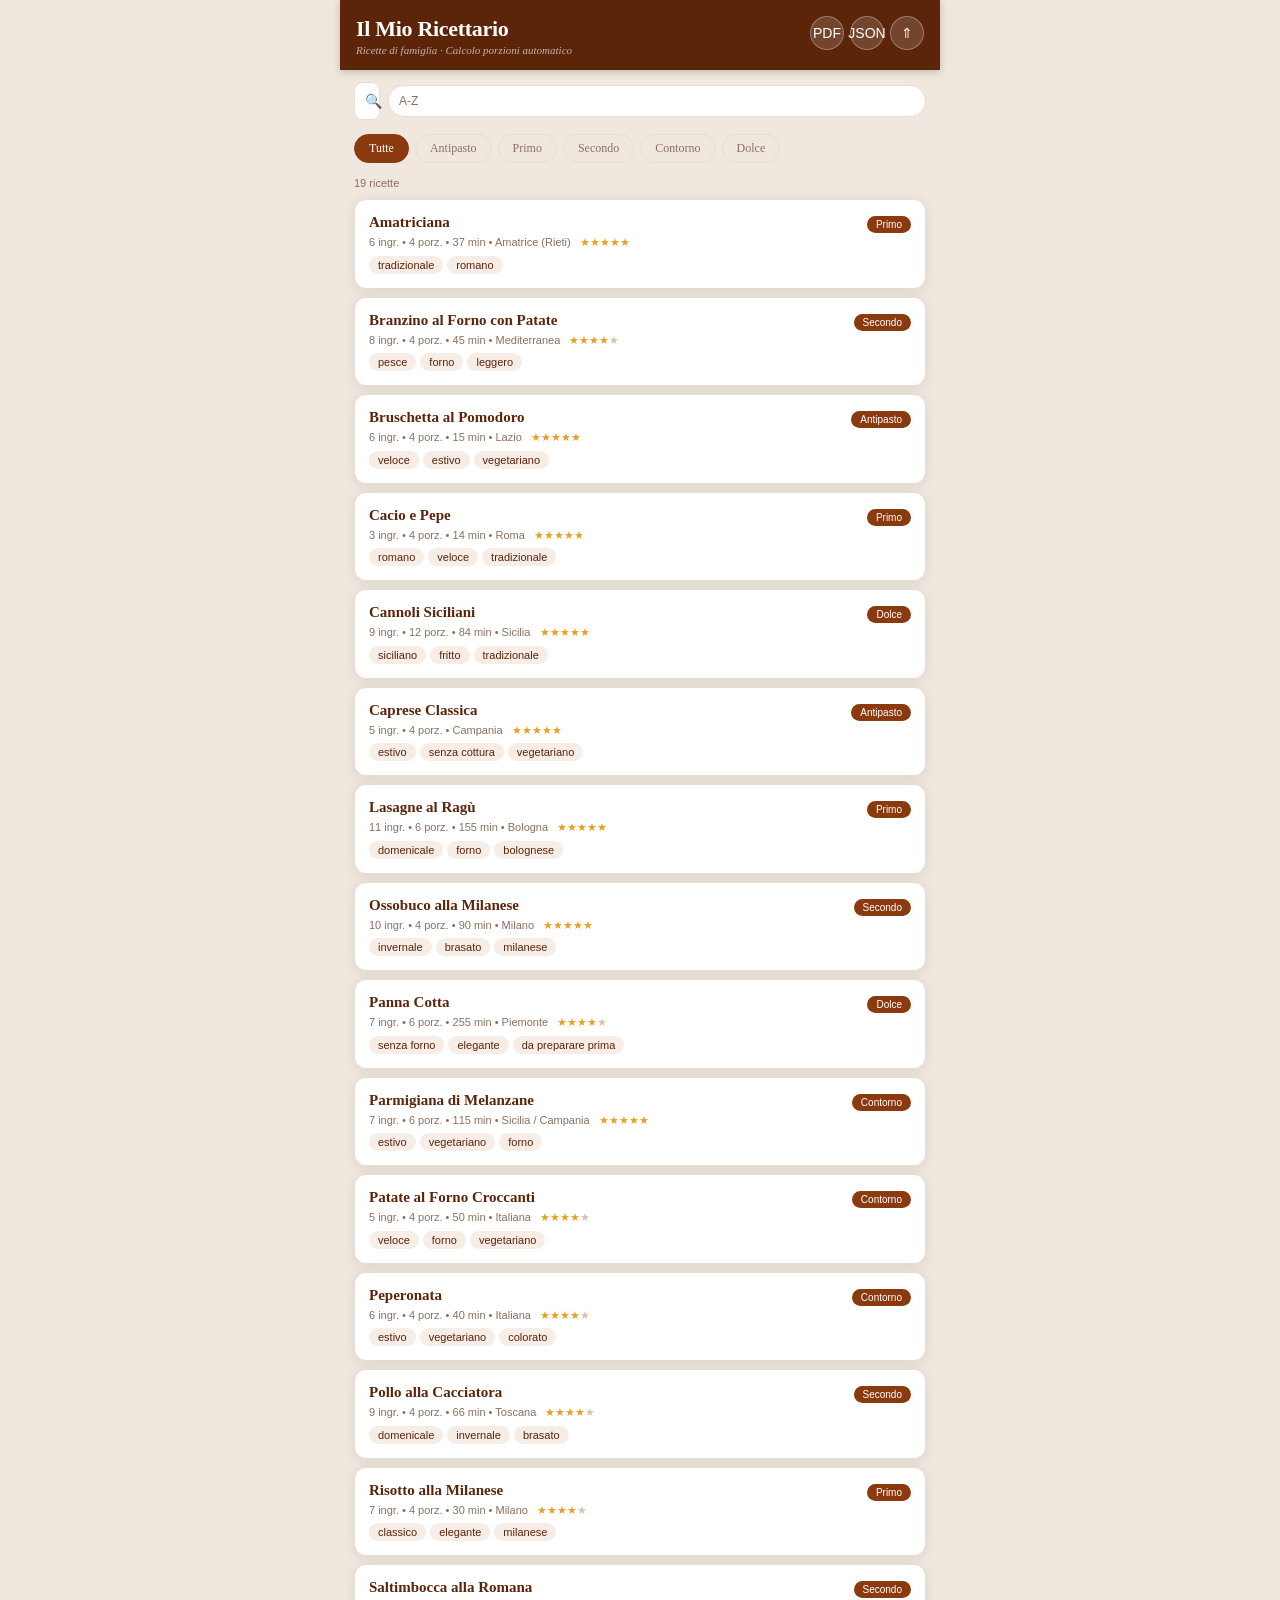
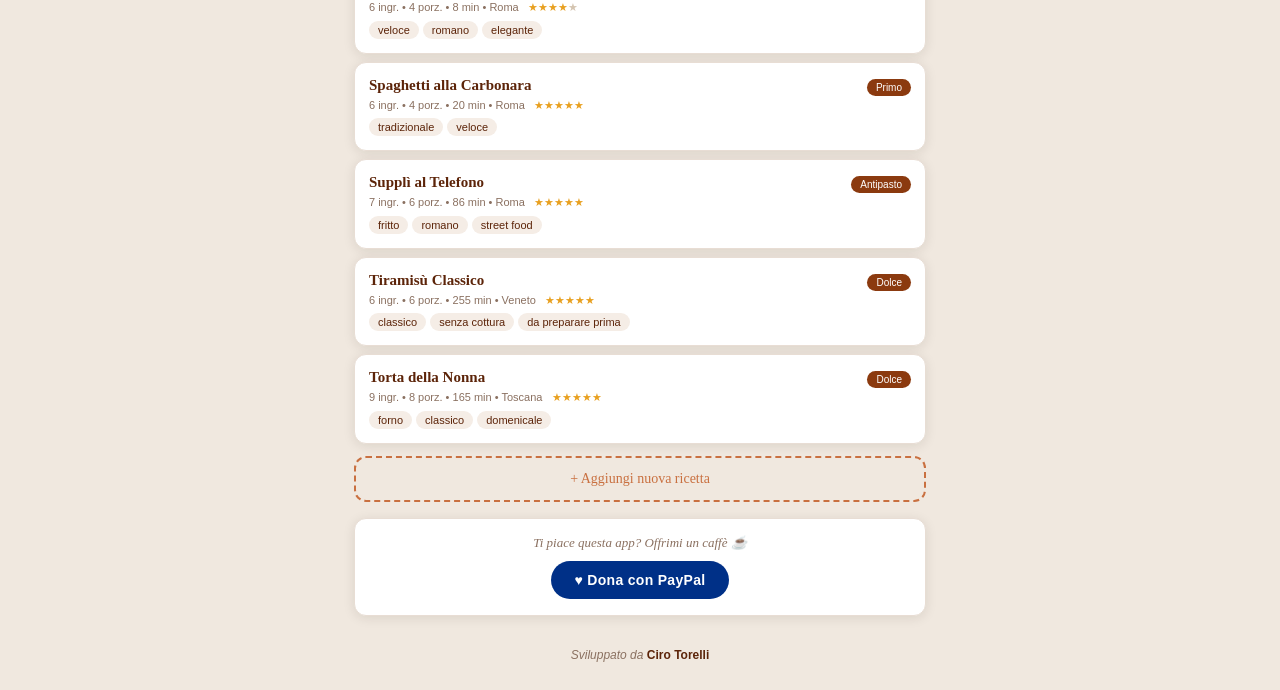
<file: index.html>
<!DOCTYPE html>
<html lang="it">
<head>
  <meta charset="UTF-8">
  <meta name="viewport" content="width=device-width, initial-scale=1.0, maximum-scale=1.0, user-scalable=no">
  <meta name="theme-color" content="#8B3A0F">
  <meta name="description" content="Il tuo ricettario digitale personale">
  <meta name="apple-mobile-web-app-capable" content="yes">
  <meta name="apple-mobile-web-app-status-bar-style" content="black-translucent">
  <meta name="apple-mobile-web-app-title" content="Ricettario">
  <link rel="manifest" href="manifest.json">
  <link rel="apple-touch-icon" href="icons/icon-192.png">
  <link rel="icon" href="icons/icon-192.png">
  <title>Il Mio Ricettario</title>
  <link rel="stylesheet" href="css/style.css">
</head>
<body>

<div class="app" id="app">

  <!-- HEADER -->
  <div class="header">
    <div class="header-inner">
      <div>
        <h1>Il Mio Ricettario</h1>
        <p>Ricette di famiglia · Calcolo porzioni automatico</p>
      </div>
      <div class="header-actions">
        <button class="icon-btn-sm" onclick="exportAllPDF()" title="Esporta tutto PDF">PDF</button>
        <button class="icon-btn-sm" onclick="exportAll()" title="Esporta JSON">JSON</button>
        <button class="icon-btn-sm" onclick="triggerImport()" title="Importa">&#8657;</button>
        <input type="file" id="importFile" accept=".json" style="display:none" onchange="importJSON(this)">
      </div>
    </div>
  </div>

  <!-- SEARCH + SORT -->
  <div class="toolbar">
    <div class="search-wrap">
      <span class="search-icon">&#128269;</span>
      <input type="text" id="searchInput" placeholder="Cerca ricette, ingredienti..." oninput="renderList()" autocomplete="off">
    </div>
    <select id="sortSelect" onchange="renderList()">
      <option value="az">A-Z</option>
      <option value="za">Z-A</option>
      <option value="rating">&#9733; Migliori</option>
      <option value="time">&#128293; Tempo</option>
      <option value="diff">Difficoltà</option>
    </select>
  </div>

  <!-- CATEGORY TABS -->
  <div class="tab-bar" id="tabBar">
    <button class="tab active" onclick="setTab('tutti',this)">Tutte</button>
    <button class="tab" onclick="setTab('antipasto',this)">Antipasto</button>
    <button class="tab" onclick="setTab('primo',this)">Primo</button>
    <button class="tab" onclick="setTab('secondo',this)">Secondo</button>
    <button class="tab" onclick="setTab('contorno',this)">Contorno</button>
    <button class="tab" onclick="setTab('dolce',this)">Dolce</button>
  </div>

  <!-- LIST SECTION -->
  <div class="section visible" id="listSection">
    <div class="sort-bar">
      <span class="count-tag" id="recipeCount">0 ricette</span>
    </div>
    <div class="recipe-list" id="recipeList"></div>
    <button class="btn-add" onclick="showAdd()">+ Aggiungi nuova ricetta</button>
    <div class="donate-box">
      <p>Ti piace questa app? Offrimi un caffè ☕</p>
      <a href="https://paypal.me/CiroTorelli" target="_blank" class="donate-btn">
        &#9829; Dona con PayPal
      </a>
    </div>
    <div class="credits">Sviluppato da <strong>Ciro Torelli</strong></div>
    <div style="height: 20px;"></div>
  </div>

  <!-- ADD / EDIT SECTION -->
  <div class="section" id="addSection">
    <div class="form-card">
      <div class="fsec">Informazioni generali</div>
      <div class="field-row two-col">
        <div><label>Titolo *</label><input type="text" id="fTitolo" placeholder="Es. Pasta al pomodoro"></div>
        <div><label>Categoria</label>
          <select id="fCategoria">
            <option value="antipasto">Antipasto</option>
            <option value="primo">Primo</option>
            <option value="secondo">Secondo</option>
            <option value="contorno">Contorno</option>
            <option value="dolce">Dolce</option>
          </select>
        </div>
      </div>
      <div class="field-row"><label>Descrizione</label><textarea id="fDesc" placeholder="Breve descrizione del piatto..."></textarea></div>
      <div class="field-row two-col">
        <div><label>Origine / Regione</label><input type="text" id="fOrigine" placeholder="Es. Roma, Sicilia..."></div>
        <div><label>Difficoltà</label>
          <div class="diff-row">
            <button class="diff-btn f-facile" onclick="setDiff('facile',this)">Facile</button>
            <button class="diff-btn f-medio active" onclick="setDiff('medio',this)">Medio</button>
            <button class="diff-btn f-difficile" onclick="setDiff('difficile',this)">Difficile</button>
          </div>
        </div>
      </div>
      <div class="field-row">
        <label>Tag (premi Invio per aggiungere)</label>
        <div class="tag-input" id="tagContainer" onclick="document.getElementById('tagInputField').focus()">
          <input type="text" id="tagInputField" placeholder="vegetariano, veloce..." onkeydown="addTag(event)">
        </div>
      </div>
      <div class="field-row"><label>Note personali</label><textarea id="fNote" placeholder="Varianti, suggerimenti, ricordi..."></textarea></div>

      <div class="fsec">Porzioni base</div>
      <div class="servings-bar">
        <label>Persone:</label>
        <input type="range" min="1" max="20" value="4" id="fServings" oninput="document.getElementById('fServCount').textContent=this.value">
        <span class="scount" id="fServCount">4</span>
      </div>

      <div class="fsec">Ingredienti</div>
      <div class="ing-header">
        <span>Ingrediente</span><span>Qtà</span><span>Unità</span><span></span>
      </div>
      <div id="ingredientiList"></div>
      <button class="btn-sec" onclick="addIngrediente()">+ Ingrediente</button>

      <div class="fsec">Fasi di preparazione</div>
      <div id="fasiList"></div>
      <button class="btn-sec" onclick="addFase()">+ Fase</button>

      <div class="btn-row">
        <button class="btn-sec" onclick="cancelAdd()">Annulla</button>
        <button class="btn-pri" onclick="saveRecipe()">Salva ricetta</button>
      </div>
      <div style="height: 40px;"></div>
    </div>
  </div>

  <!-- VIEW SECTION -->
  <div class="section" id="viewSection">
    <div class="view-top-bar">
      <button class="back-btn" onclick="backToList()">&#8592; Ricette</button>
      <div class="view-top-actions">
        <button class="icon-btn-sm" onclick="printRecipe()" title="Stampa">&#128438;</button>
        <button class="icon-btn-sm" onclick="exportSinglePDF(_viewId)" title="Esporta PDF">PDF</button>
        <button class="icon-btn-sm" onclick="exportSingle(_viewId)" title="Esporta JSON">JSON</button>
        <button class="icon-btn-sm" onclick="shareRecipe(_viewId)" title="Condividi">&#128279;</button>
      </div>
    </div>
    <div id="recipeDetail"></div>
    <div style="height: 80px;"></div>
  </div>

</div>

<!-- RATING MODAL -->
<div class="modal-bg" id="ratingModal">
  <div class="modal">
    <h3>Valuta questa ricetta</h3>
    <p>Quanto ti è piaciuta?</p>
    <div class="stars" id="starsRow">
      <span class="star" onclick="setRating(1)">&#9733;</span>
      <span class="star" onclick="setRating(2)">&#9733;</span>
      <span class="star" onclick="setRating(3)">&#9733;</span>
      <span class="star" onclick="setRating(4)">&#9733;</span>
      <span class="star" onclick="setRating(5)">&#9733;</span>
    </div>
    <div class="btn-row" style="margin-top:14px">
      <button class="btn-sec" onclick="closeModal()">Annulla</button>
      <button class="btn-pri" onclick="confirmRating()">Salva</button>
    </div>
  </div>
</div>

<!-- INSTALL BANNER -->
<div class="install-banner" id="installBanner" style="display:none">
  <span>&#128241; Installa l'app sulla schermata Home!</span>
  <button onclick="installApp()">Installa</button>
  <button class="close-banner" onclick="document.getElementById('installBanner').style.display='none'">&#215;</button>
</div>

<!-- TOAST -->
<div class="toast" id="toast"></div>

<script src="js/data.js"></script>
<script src="js/app.js"></script>
<script>
  if ('serviceWorker' in navigator) {
    navigator.serviceWorker.register('sw.js').then(() => {
      console.log('Service Worker registrato');
    });
  }
</script>
</body>
</html>
</file>
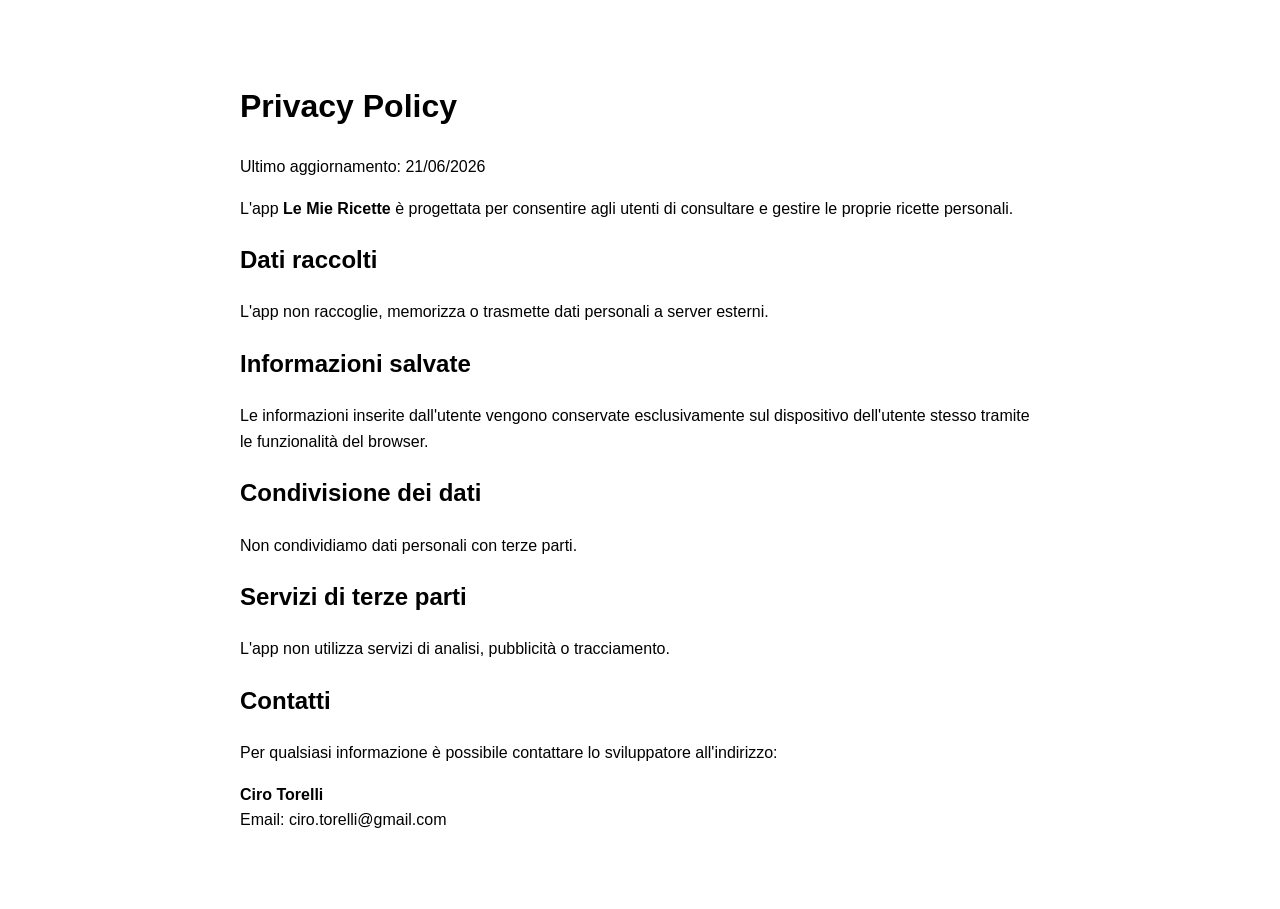
<file: privacy.html>
<!DOCTYPE html>
<html lang="it">
<head>
    <meta charset="UTF-8">
    <meta name="viewport" content="width=device-width, initial-scale=1.0">
    <title>Privacy Policy - Le Mie Ricette</title>
</head>
<body style="font-family:Arial,sans-serif;max-width:800px;margin:40px auto;padding:20px;line-height:1.6;">
    <h1>Privacy Policy</h1>

    <p>Ultimo aggiornamento: 21/06/2026</p>

    <p>L'app <strong>Le Mie Ricette</strong> è progettata per consentire agli utenti di consultare e gestire le proprie ricette personali.</p>

    <h2>Dati raccolti</h2>
    <p>L'app non raccoglie, memorizza o trasmette dati personali a server esterni.</p>

    <h2>Informazioni salvate</h2>
    <p>Le informazioni inserite dall'utente vengono conservate esclusivamente sul dispositivo dell'utente stesso tramite le funzionalità del browser.</p>

    <h2>Condivisione dei dati</h2>
    <p>Non condividiamo dati personali con terze parti.</p>

    <h2>Servizi di terze parti</h2>
    <p>L'app non utilizza servizi di analisi, pubblicità o tracciamento.</p>

    <h2>Contatti</h2>
    <p>Per qualsiasi informazione è possibile contattare lo sviluppatore all'indirizzo:</p>

    <p>
        <strong>Ciro Torelli</strong><br>
        Email: ciro.torelli@gmail.com
    </p>

</body>
</html>
</file>
<file: css/style.css>
/* ===== RESET & BASE ===== */
*, *::before, *::after { box-sizing: border-box; margin: 0; padding: 0; }
html { font-size: 16px; }
body {
  font-family: 'Georgia', 'Times New Roman', serif;
  background: #F0E8DF;
  color: #2C1A0E;
  min-height: 100vh;
  -webkit-tap-highlight-color: transparent;
}

/* ===== CSS VARIABLES ===== */
:root {
  --cw: #8B3A0F;
  --cwl: #F5EDE6;
  --cwm: #C97040;
  --cwd: #5C2409;
  --cc: #FBF7F2;
  --cb: #E8DDD4;
  --ct: #2C1A0E;
  --cm: #8A7060;
  --bg: #F0E8DF;
  --radius: 12px;
  --shadow: 0 2px 12px rgba(44,26,14,0.10);
}

/* ===== LAYOUT ===== */
.app {
  max-width: 600px;
  margin: 0 auto;
  min-height: 100vh;
  background: var(--bg);
}

/* ===== HEADER ===== */
.header {
  background: var(--cwd);
  padding: 16px 16px 14px;
  position: sticky;
  top: 0;
  z-index: 100;
  box-shadow: 0 2px 8px rgba(0,0,0,0.2);
}
.header-inner { display: flex; align-items: flex-start; justify-content: space-between; gap: 12px; }
.header h1 { font-size: 22px; color: #fff; font-weight: 700; letter-spacing: -0.3px; }
.header p { font-size: 11px; color: rgba(255,255,255,0.65); margin-top: 2px; font-style: italic; }
.header-actions { display: flex; gap: 6px; flex-shrink: 0; }

/* ===== TOOLBAR ===== */
.toolbar {
  display: flex;
  gap: 8px;
  padding: 12px 14px 6px;
  align-items: center;
  background: var(--bg);
}
.search-wrap { flex: 1; position: relative; }
.search-wrap input {
  width: 100%;
  padding: 9px 12px 9px 34px;
  border: 1px solid var(--cb);
  border-radius: 22px;
  font-size: 14px;
  background: #fff;
  outline: none;
  font-family: sans-serif;
  color: var(--ct);
  transition: border 0.15s;
}
.search-wrap input:focus { border-color: var(--cwm); }
.search-icon { position: absolute; left: 11px; top: 50%; transform: translateY(-50%); color: var(--cm); font-size: 14px; pointer-events: none; }
.toolbar select {
  padding: 8px 10px;
  border: 1px solid var(--cb);
  border-radius: 22px;
  font-size: 12px;
  color: var(--cm);
  background: #fff;
  font-family: sans-serif;
  outline: none;
  cursor: pointer;
  white-space: nowrap;
}

/* ===== TABS ===== */
.tab-bar {
  display: flex;
  gap: 6px;
  padding: 8px 14px;
  overflow-x: auto;
  -webkit-overflow-scrolling: touch;
  scrollbar-width: none;
  background: var(--bg);
}
.tab-bar::-webkit-scrollbar { display: none; }
.tab {
  padding: 6px 14px;
  border-radius: 20px;
  border: 1px solid var(--cb);
  background: transparent;
  cursor: pointer;
  font-size: 12px;
  color: var(--cm);
  white-space: nowrap;
  font-family: 'Georgia', serif;
  transition: all 0.15s;
  flex-shrink: 0;
}
.tab.active { background: var(--cw); border-color: var(--cw); color: #fff; }
.tab:hover:not(.active) { background: var(--cwl); color: var(--cw); }

/* ===== SECTIONS ===== */
.section { display: none; }
.section.visible { display: block; }

/* ===== SORT BAR ===== */
.sort-bar { padding: 2px 14px 8px; }
.count-tag { font-size: 11px; color: var(--cm); font-family: sans-serif; }

/* ===== RECIPE LIST ===== */
.recipe-list { display: flex; flex-direction: column; gap: 8px; padding: 0 14px; }
.recipe-card {
  background: #fff;
  border: 1px solid var(--cb);
  border-radius: var(--radius);
  padding: 14px 14px;
  cursor: pointer;
  display: flex;
  justify-content: space-between;
  align-items: flex-start;
  gap: 10px;
  box-shadow: var(--shadow);
  transition: transform 0.12s, box-shadow 0.12s;
  -webkit-tap-highlight-color: transparent;
}
.recipe-card:active { transform: scale(0.98); }
.recipe-card h3 { font-size: 15px; color: var(--cwd); margin-bottom: 3px; }
.recipe-card .meta { font-size: 11px; color: var(--cm); font-family: sans-serif; line-height: 1.5; }
.recipe-card .tags-row { display: flex; flex-wrap: wrap; gap: 4px; margin-top: 5px; }
.badge {
  background: var(--cw);
  color: #fff;
  font-size: 10px;
  padding: 3px 9px;
  border-radius: 12px;
  white-space: nowrap;
  font-family: sans-serif;
  flex-shrink: 0;
  margin-top: 2px;
}

/* ===== ADD BUTTON ===== */
.btn-add {
  display: block;
  width: calc(100% - 28px);
  margin: 12px 14px 0;
  padding: 13px;
  border-radius: var(--radius);
  border: 2px dashed var(--cwm);
  background: transparent;
  color: var(--cwm);
  font-size: 14px;
  cursor: pointer;
  font-family: 'Georgia', serif;
  transition: all 0.15s;
  text-align: center;
}
.btn-add:hover, .btn-add:active { background: var(--cwl); }

/* ===== FORM CARD ===== */
.form-card {
  background: var(--cc);
  border-radius: 0;
  padding: 14px 14px;
}
.fsec {
  font-size: 11px;
  font-weight: 700;
  color: var(--cw);
  text-transform: uppercase;
  letter-spacing: 1.2px;
  margin: 18px 0 10px;
  display: flex;
  align-items: center;
  gap: 8px;
  font-family: sans-serif;
}
.fsec::after { content: ''; flex: 1; height: 1px; background: var(--cb); }

/* ===== FORM ELEMENTS ===== */
label {
  font-size: 12px;
  color: var(--cm);
  display: block;
  margin-bottom: 4px;
  font-family: sans-serif;
}
input[type=text], input[type=number], input[type=email], select, textarea {
  width: 100%;
  padding: 10px 12px;
  border: 1px solid var(--cb);
  border-radius: 8px;
  font-size: 14px;
  color: var(--ct);
  background: #fff;
  font-family: 'Georgia', serif;
  outline: none;
  transition: border 0.15s;
  -webkit-appearance: none;
  appearance: none;
}
input:focus, select:focus, textarea:focus { border-color: var(--cwm); }
textarea { resize: vertical; min-height: 70px; line-height: 1.5; }
.field-row { display: grid; gap: 10px; margin-bottom: 12px; }
.two-col { grid-template-columns: 1fr 1fr; }

/* ===== DIFFICULTY ===== */
.diff-row { display: flex; gap: 5px; margin-top: 4px; }
.diff-btn {
  flex: 1;
  padding: 8px 4px;
  border-radius: 8px;
  border: 1px solid var(--cb);
  background: transparent;
  cursor: pointer;
  font-size: 11px;
  color: var(--cm);
  font-family: sans-serif;
  transition: all 0.12s;
  text-align: center;
}
.diff-btn.f-facile.active { background: #5A9E5A; border-color: #5A9E5A; color: #fff; }
.diff-btn.f-medio.active { background: var(--cwm); border-color: var(--cwm); color: #fff; }
.diff-btn.f-difficile.active { background: var(--cw); border-color: var(--cw); color: #fff; }

/* ===== TAGS ===== */
.tag-input {
  display: flex;
  gap: 6px;
  flex-wrap: wrap;
  border: 1px solid var(--cb);
  border-radius: 8px;
  padding: 8px;
  background: #fff;
  min-height: 42px;
  cursor: text;
  align-items: center;
  transition: border 0.15s;
}
.tag-input:focus-within { border-color: var(--cwm); }
.tag-input input {
  border: none;
  outline: none;
  font-size: 13px;
  font-family: sans-serif;
  flex: 1;
  min-width: 80px;
  padding: 2px;
  background: transparent;
  width: auto;
}
.tag {
  background: var(--cwl);
  color: var(--cwd);
  font-size: 11px;
  padding: 3px 9px;
  border-radius: 12px;
  font-family: sans-serif;
  cursor: pointer;
  white-space: nowrap;
  transition: background 0.1s;
}
.tag:hover { background: #F5C4A0; }

/* ===== SERVINGS SLIDER ===== */
.servings-bar {
  display: flex;
  align-items: center;
  gap: 12px;
  background: var(--cwl);
  border-radius: 10px;
  padding: 12px 14px;
  margin-bottom: 12px;
}
.servings-bar label { margin: 0; white-space: nowrap; font-size: 13px; color: var(--cwd); }
.servings-bar input[type=range] { flex: 1; accent-color: var(--cw); }
.scount { font-size: 22px; font-weight: 700; color: var(--cw); min-width: 32px; text-align: center; }

/* ===== INGREDIENTS FORM ===== */
.ing-header {
  display: grid;
  grid-template-columns: 3fr 1.1fr 1.4fr 30px;
  gap: 6px;
  margin-bottom: 6px;
  padding: 0 2px;
}
.ing-header span {
  font-size: 10px;
  color: var(--cm);
  font-family: sans-serif;
  text-transform: uppercase;
  letter-spacing: 0.5px;
}
.ing-row {
  display: grid;
  grid-template-columns: 3fr 1.1fr 1.4fr 30px;
  gap: 6px;
  align-items: center;
  margin-bottom: 7px;
}
.btn-rm {
  background: transparent;
  border: none;
  cursor: pointer;
  color: #C0A090;
  font-size: 18px;
  width: 28px;
  height: 28px;
  border-radius: 50%;
  display: flex;
  align-items: center;
  justify-content: center;
  flex-shrink: 0;
  transition: background 0.1s;
  -webkit-tap-highlight-color: transparent;
}
.btn-rm:active { background: #F5E0D8; color: var(--cw); }

/* ===== PHASES FORM ===== */
.fase-row { display: flex; gap: 8px; align-items: flex-start; margin-bottom: 12px; }
.fase-num {
  width: 26px;
  height: 26px;
  border-radius: 50%;
  background: var(--cw);
  color: #fff;
  font-size: 11px;
  display: flex;
  align-items: center;
  justify-content: center;
  flex-shrink: 0;
  margin-top: 8px;
  font-family: sans-serif;
  font-weight: 700;
}
.fase-desc { flex: 1; }
.fase-time-row { display: grid; grid-template-columns: 1fr 1fr 1fr; gap: 6px; margin-top: 6px; }

/* ===== BUTTONS ===== */
.btn-sec {
  padding: 10px 16px;
  border: 1px solid var(--cwm);
  border-radius: 8px;
  background: transparent;
  color: var(--cwm);
  font-size: 13px;
  cursor: pointer;
  font-family: 'Georgia', serif;
  transition: all 0.12s;
  white-space: nowrap;
}
.btn-sec:active { background: var(--cwl); }
.btn-pri {
  padding: 10px 20px;
  border: none;
  border-radius: 8px;
  background: var(--cw);
  color: #fff;
  font-size: 14px;
  cursor: pointer;
  font-family: 'Georgia', serif;
  transition: all 0.12s;
  white-space: nowrap;
}
.btn-pri:active { background: var(--cwd); transform: scale(0.98); }
.btn-row { display: flex; gap: 8px; justify-content: flex-end; margin-top: 18px; flex-wrap: wrap; }

.icon-btn-sm {
  width: 34px;
  height: 34px;
  border-radius: 50%;
  border: 1px solid rgba(255,255,255,0.3);
  background: rgba(255,255,255,0.15);
  color: #fff;
  font-size: 14px;
  cursor: pointer;
  display: flex;
  align-items: center;
  justify-content: center;
  transition: background 0.12s;
  -webkit-tap-highlight-color: transparent;
}
.icon-btn-sm:active { background: rgba(255,255,255,0.3); }

/* ===== VIEW TOP BAR ===== */
.view-top-bar {
  display: flex;
  align-items: center;
  justify-content: space-between;
  padding: 10px 14px 4px;
  background: var(--bg);
}
.view-top-actions { display: flex; gap: 6px; }
.view-top-actions .icon-btn-sm {
  border-color: var(--cb);
  background: #fff;
  color: var(--cm);
}
.view-top-actions .icon-btn-sm:active { background: var(--cwl); color: var(--cw); }
.back-btn {
  display: inline-flex;
  align-items: center;
  gap: 5px;
  background: transparent;
  border: none;
  cursor: pointer;
  color: var(--cwm);
  font-size: 14px;
  padding: 6px 10px;
  border-radius: 8px;
  font-family: 'Georgia', serif;
  -webkit-tap-highlight-color: transparent;
}
.back-btn:active { background: var(--cwl); }

/* ===== RECIPE VIEW ===== */
.recipe-view {
  background: #fff;
  border-radius: var(--radius);
  margin: 0 14px;
  padding: 20px 16px;
  box-shadow: var(--shadow);
}
.recipe-view h2 { font-size: 22px; color: var(--cwd); margin-bottom: 3px; }
.rvcat { font-size: 11px; color: var(--cw); font-style: italic; margin-bottom: 12px; font-family: sans-serif; }
.info-strip {
  display: flex;
  gap: 0;
  background: var(--cwl);
  border-radius: 10px;
  margin-bottom: 16px;
  overflow: hidden;
}
.info-item { flex: 1; text-align: center; padding: 10px 4px; border-right: 1px solid var(--cb); }
.info-item:last-child { border-right: none; }
.info-item .val { font-size: 18px; font-weight: 700; color: var(--cwd); }
.info-item .lbl { font-size: 9px; color: var(--cm); font-family: sans-serif; text-transform: uppercase; letter-spacing: 0.5px; }
.adj-bar {
  display: flex;
  align-items: center;
  gap: 10px;
  background: var(--cwl);
  border-radius: 10px;
  padding: 10px 14px;
  margin-bottom: 14px;
}
.adj-bar label { font-size: 13px; color: var(--cwd); margin: 0; font-family: sans-serif; }
.adj-btn {
  width: 32px;
  height: 32px;
  border-radius: 50%;
  border: 1.5px solid var(--cwm);
  background: transparent;
  cursor: pointer;
  font-size: 20px;
  color: var(--cwm);
  display: flex;
  align-items: center;
  justify-content: center;
  flex-shrink: 0;
  line-height: 1;
  transition: all 0.1s;
  -webkit-tap-highlight-color: transparent;
}
.adj-btn:active { background: var(--cw); color: #fff; border-color: var(--cw); }
.adj-num { font-size: 20px; font-weight: 700; color: var(--cwd); min-width: 30px; text-align: center; }

/* ===== INGREDIENTS TABLE ===== */
.ing-table { width: 100%; border-collapse: collapse; margin-bottom: 1rem; font-size: 13px; }
.ing-table th {
  text-align: left;
  padding: 6px 8px;
  border-bottom: 2px solid var(--cb);
  color: var(--cm);
  font-size: 10px;
  font-family: sans-serif;
  text-transform: uppercase;
  letter-spacing: 0.5px;
  font-weight: normal;
}
.ing-table td { padding: 8px 8px; border-bottom: 1px solid var(--cb); vertical-align: middle; }
.ing-table tr:last-child td { border-bottom: none; }
.ing-qty { font-weight: 700; color: var(--cwd); }
.ing-um { color: var(--cm); font-size: 11px; font-family: sans-serif; }

/* ===== PHASE STEPS ===== */
.fase-step { display: flex; gap: 12px; margin-bottom: 16px; }
.fase-step .num {
  width: 30px;
  height: 30px;
  border-radius: 50%;
  background: var(--cw);
  color: #fff;
  font-size: 12px;
  display: flex;
  align-items: center;
  justify-content: center;
  flex-shrink: 0;
  font-family: sans-serif;
  font-weight: 700;
}
.ftitle { font-weight: 700; font-size: 12px; color: var(--cw); margin-bottom: 3px; font-family: sans-serif; text-transform: uppercase; letter-spacing: 0.5px; }
.fdesc { font-size: 14px; line-height: 1.65; color: var(--ct); }
.tempi { display: flex; gap: 6px; margin-top: 6px; flex-wrap: wrap; }
.tempo-tag {
  font-size: 10px;
  background: #F5E8D8;
  color: var(--cwd);
  padding: 3px 9px;
  border-radius: 12px;
  font-family: sans-serif;
}
.note-box {
  background: var(--cwl);
  border-radius: 10px;
  padding: 12px 14px;
  margin-top: 14px;
}
.note-box .note-label {
  font-size: 10px;
  color: var(--cw);
  font-weight: 700;
  text-transform: uppercase;
  letter-spacing: 0.8px;
  margin-bottom: 6px;
  font-family: sans-serif;
}
.note-box p { font-size: 13px; color: var(--cm); line-height: 1.6; font-style: italic; }
.view-action-row {
  display: flex;
  gap: 8px;
  margin-top: 20px;
  border-top: 1px solid var(--cb);
  padding-top: 14px;
  flex-wrap: wrap;
}
.btn-danger { padding: 10px 16px; border: 1px solid #C04040; border-radius: 8px; background: transparent; color: #C04040; font-size: 13px; cursor: pointer; font-family: 'Georgia', serif; margin-left: auto; }
.btn-danger:active { background: #FDE8E8; }

/* ===== EMPTY STATE ===== */
.empty-state { text-align: center; padding: 3rem 1rem; color: var(--cm); }
.empty-state .icon { font-size: 44px; margin-bottom: 12px; }
.empty-state p { font-size: 14px; line-height: 1.6; }

/* ===== MODAL ===== */
.modal-bg {
  position: fixed;
  top: 0; left: 0; width: 100%; height: 100%;
  background: rgba(0,0,0,0.5);
  display: flex;
  align-items: center;
  justify-content: center;
  z-index: 1000;
  display: none;
  padding: 20px;
}
.modal-bg.open { display: flex; }
.modal {
  background: #fff;
  border-radius: var(--radius);
  padding: 24px;
  max-width: 380px;
  width: 100%;
}
.modal h3 { font-size: 18px; color: var(--cwd); margin-bottom: 8px; }
.modal p { font-size: 13px; color: var(--cm); margin-bottom: 4px; }
.stars { display: flex; gap: 8px; margin: 14px 0; }
.star { font-size: 32px; cursor: pointer; color: #D4C4B0; transition: color 0.1s; }
.star.on { color: #E8A020; }

/* ===== INSTALL BANNER ===== */
.install-banner {
  position: fixed;
  bottom: 16px;
  left: 50%;
  transform: translateX(-50%);
  background: var(--cwd);
  color: #fff;
  padding: 12px 16px;
  border-radius: 12px;
  display: flex;
  align-items: center;
  gap: 10px;
  font-size: 13px;
  font-family: sans-serif;
  box-shadow: 0 4px 20px rgba(0,0,0,0.25);
  z-index: 500;
  max-width: calc(100% - 28px);
}
.install-banner button {
  background: rgba(255,255,255,0.2);
  border: 1px solid rgba(255,255,255,0.4);
  color: #fff;
  padding: 6px 12px;
  border-radius: 6px;
  cursor: pointer;
  font-size: 12px;
  font-family: sans-serif;
  white-space: nowrap;
}
.close-banner { background: transparent !important; border: none !important; font-size: 18px !important; padding: 4px !important; }

/* ===== TOAST ===== */
.toast {
  position: fixed;
  bottom: 80px;
  left: 50%;
  transform: translateX(-50%) translateY(10px);
  background: var(--cwd);
  color: #fff;
  padding: 10px 20px;
  border-radius: 22px;
  font-size: 13px;
  font-family: sans-serif;
  z-index: 2000;
  opacity: 0;
  transition: all 0.3s;
  pointer-events: none;
  white-space: nowrap;
}
.toast.show { opacity: 1; transform: translateX(-50%) translateY(0); }

/* ===== DONATE ===== */
.donate-box {
  margin: 16px 14px 8px;
  background: #fff;
  border: 1px solid var(--cb);
  border-radius: var(--radius);
  padding: 16px;
  text-align: center;
  box-shadow: var(--shadow);
}
.donate-box p {
  font-size: 13px;
  color: var(--cm);
  margin-bottom: 10px;
  font-style: italic;
}
.donate-btn {
  display: inline-block;
  background: #003087;
  color: #fff;
  padding: 11px 24px;
  border-radius: 22px;
  font-size: 14px;
  font-family: sans-serif;
  font-weight: 700;
  text-decoration: none;
  letter-spacing: 0.3px;
  transition: background 0.15s;
}
.donate-btn:hover { background: #001f5c; }

/* ===== CREDITS ===== */
.credits {
  text-align: center;
  padding: 24px 14px 8px;
  font-size: 12px;
  color: var(--cm);
  font-family: sans-serif;
  font-style: italic;
}
.credits strong { color: var(--cwd); font-style: normal; }

/* ===== PRINT ===== */
@media print {
  .header, .toolbar, .tab-bar, .sort-bar, .btn-add,
  .back-btn, .view-top-bar, .view-action-row, .adj-bar,
  .install-banner, .toast, .modal-bg { display: none !important; }
  body { background: #fff; }
  .recipe-view { box-shadow: none; margin: 0; border-radius: 0; }
}

/* ===== RESPONSIVE ===== */
@media (max-width: 400px) {
  .two-col { grid-template-columns: 1fr; }
  .info-item .val { font-size: 15px; }
  .info-item .lbl { font-size: 8px; }
}
</file>
